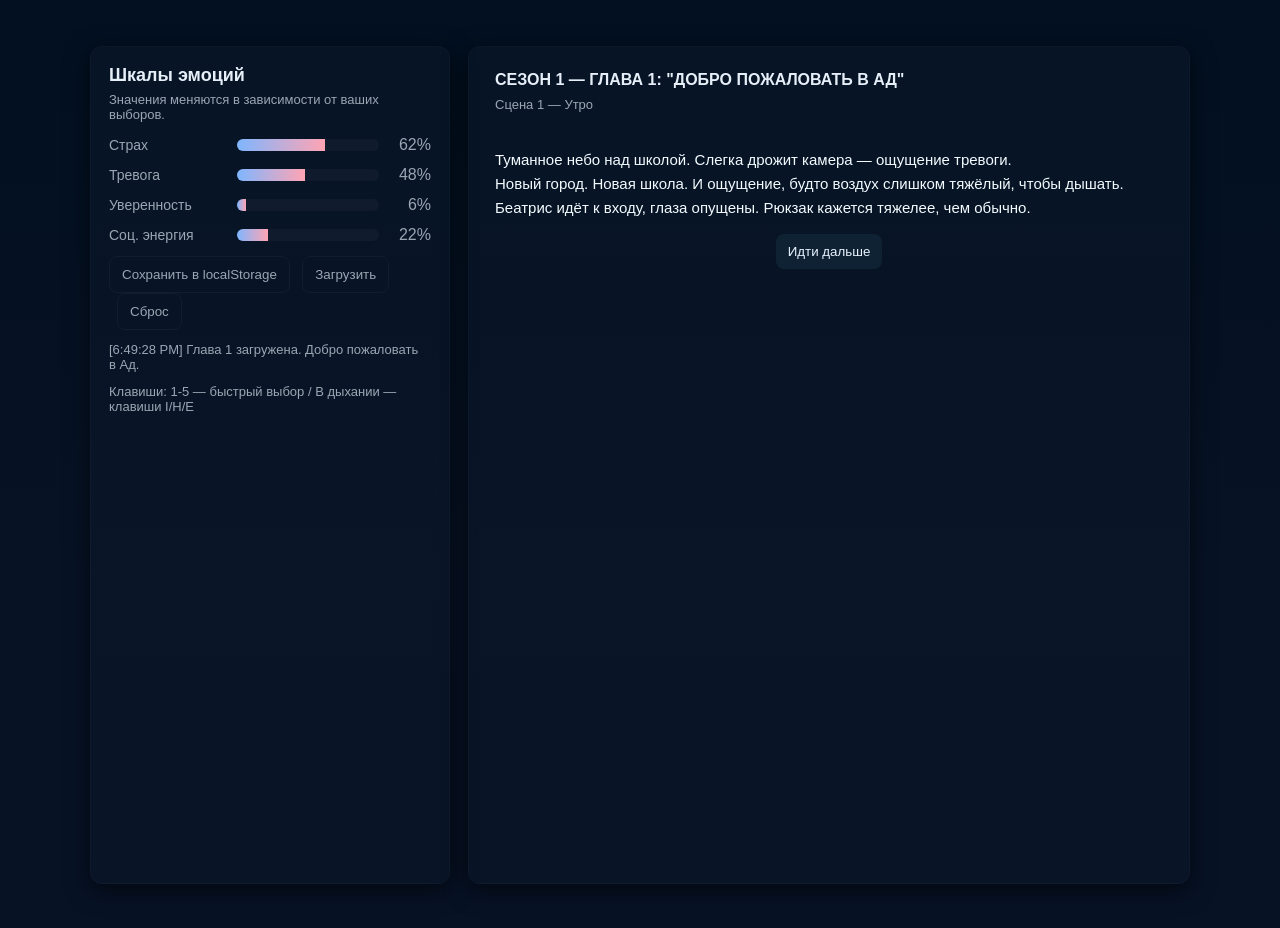
<file: index.html>
<!doctype html>
<html lang="ru">
<head>
  <meta charset="utf-8" />
  <meta name="viewport" content="width=device-width,initial-scale=1" />
  <title>Тени новой школы — Сезон 1, Глава 1</title>
  <style>
    :root{
      --bg:#071225; --panel:#0e1720; --accent:#7fb6ff; --danger:#ff6b6b;
      --muted:#9aa6b2; --glass:rgba(255,255,255,0.03);
    }
    html,body{height:100%;margin:0;font-family:Inter,Segoe UI,Roboto,Arial; background:linear-gradient(180deg,#021021, #071225 60%); color:#e6eef8;}
    .wrap{max-width:1100px;margin:28px auto;padding:18px; display:grid; grid-template-columns: 360px 1fr; gap:18px;}
    .card{background:linear-gradient(180deg, rgba(255,255,255,0.02), rgba(255,255,255,0.01)); border-radius:12px; padding:18px; box-shadow:0 6px 24px rgba(0,0,0,0.6); border:1px solid rgba(255,255,255,0.02);}    
    aside.card{height:800px; overflow:auto;}
    main.card{height:800px; position:relative; overflow:hidden;}
    h1{margin:0;font-size:18px}
    .meta{color:var(--muted); font-size:13px;margin-top:6px}
    .stats{margin-top:14px}
    .stat{display:flex;align-items:center;gap:8px;margin-bottom:12px}
    .label{width:120px;color:var(--muted);font-size:14px}
    .bar{flex:1;height:12px;background:var(--glass);border-radius:8px;overflow:hidden;position:relative}
    .bar > i{position:absolute;left:0;top:0;bottom:0;background:linear-gradient(90deg,var(--accent),#ffa4b3);width:0}
    .val{width:44px;text-align:right;color:var(--muted)}
    .log{margin-top:12px;color:var(--muted); font-size:13px; max-height:290px; overflow:auto; padding-right:6px}
    button{padding:10px 12px;border-radius:8px;border:none;background:#0f2233;color:#eaf3ff;cursor:pointer}
    button.ghost{background:transparent;border:1px solid rgba(255,255,255,0.04); color:var(--muted)}
    .choices{display:flex;flex-direction:column;gap:10px;margin-top:16px}
    .scene-title{font-weight:600;margin-bottom:8px}
    .dialog{white-space:pre-line; line-height:1.6; font-size:15px; color:#f3fbff; padding-right:8px}
    .overlay-dim{position:absolute;inset:0;background:rgba(0,0,0,0.45);display:flex;align-items:center;justify-content:center;z-index:50}
    .panic-ui{display:flex;flex-direction:column;gap:12px;align-items:center}
    .breath-buttons{display:flex;gap:10px}
    .breath-btn{padding:10px 14px;border-radius:10px;border:1px solid rgba(255,255,255,0.06); background:linear-gradient(180deg,#0e2a44,#0c2436); color:#eaf3ff}
    .small{font-size:13px;color:var(--muted)}
    .phone{background:#071b2a;border-radius:10px;padding:12px;color:#dff0ff}
    .app-list{display:grid;grid-template-columns:repeat(2,1fr);gap:8px;margin-top:10px}
    .app{background:rgba(255,255,255,0.02);padding:8px;border-radius:8px;font-size:13px;color:var(--muted)}
    .center{display:flex;align-items:center;justify-content:center}
    .shake{animation:shake 0.6s ease-in-out}
    @keyframes shake{0%{transform:translateX(0)}20%{transform:translateX(-6px)}40%{transform:translateX(6px)}60%{transform:translateX(-4px)}80%{transform:translateX(4px)}100%{transform:translateX(0)}}
    .heartbeat{animation:beat 1s infinite}
    @keyframes beat{0%{transform:scale(1)}30%{transform:scale(1.06)}60%{transform:scale(1)}100%{transform:scale(1)}}
    footer{margin-top:12px;color:var(--muted); font-size:13px}
    @media(max-width:980px){ .wrap{grid-template-columns:1fr} aside.card{order:2} main.card{order:1; height:auto} }
  </style>
</head>
<body>
  <div class="wrap" role="application" aria-label="Тени новой школы — Сезон 1 Гл.1">
    <aside class="card" aria-hidden="false">
      <h1>Шкалы эмоций</h1>
      <div class="meta">Значения меняются в зависимости от ваших выборов.</div>

      <div class="stats" id="stats">
        <div class="stat"><div class="label">Страх</div><div class="bar"><i id="bar-fear"></i></div><div class="val" id="val-fear">62%</div></div>
        <div class="stat"><div class="label">Тревога</div><div class="bar"><i id="bar-anx"></i></div><div class="val" id="val-anx">48%</div></div>
        <div class="stat"><div class="label">Уверенность</div><div class="bar"><i id="bar-conf"></i></div><div class="val" id="val-conf">6%</div></div>
        <div class="stat"><div class="label">Соц. энергия</div><div class="bar"><i id="bar-social"></i></div><div class="val" id="val-social">22%</div></div>
      </div>

      <div style="margin-top:10px">
        <button id="saveBtn" class="ghost">Сохранить в localStorage</button>
        <button id="loadBtn" class="ghost" style="margin-left:8px">Загрузить</button>
        <button id="resetBtn" class="ghost" style="margin-left:8px">Сброс</button>
      </div>

      <div class="log" id="log" aria-live="polite"></div>
      <footer>Клавиши: 1-5 — быстрый выбор / В дыхании — клавиши I/H/E</footer>
    </aside>

    <main class="card" id="main">
      <div id="sceneRoot" style="padding:6px 8px;">
        <!-- сцены рендерятся сюда -->
      </div>
    </main>
  </div>

  <script>
    // Состояние игры
    const state = {
      fear: 62,
      anxiety: 48,
      confidence: 6,
      social: 22,
      scene: 1,
      // вспомогательное
      panicking: false,
      savedName: 'shadows_ch1_save'
    };

    const el = {
      barFear: document.getElementById('bar-fear'),
      barAnx: document.getElementById('bar-anx'),
      barConf: document.getElementById('bar-conf'),
      barSocial: document.getElementById('bar-social'),
      valFear: document.getElementById('val-fear'),
      valAnx: document.getElementById('val-anx'),
      valConf: document.getElementById('val-conf'),
      valSocial: document.getElementById('val-social'),
      sceneRoot: document.getElementById('sceneRoot'),
      log: document.getElementById('log')
    };

    function log(msg){
      const t = new Date().toLocaleTimeString();
      el.log.innerHTML = `<div>[${t}] ${msg}</div>` + el.log.innerHTML;
    }

    function clamp(v){ return Math.max(0, Math.min(100, Math.round(v))); }
    function renderStats(){
      el.barFear.style.width = state.fear + '%';
      el.barAnx.style.width = state.anxiety + '%';
      el.barConf.style.width = state.confidence + '%';
      el.barSocial.style.width = state.social + '%';
      el.valFear.textContent = state.fear + '%';
      el.valAnx.textContent = state.anxiety + '%';
      el.valConf.textContent = state.confidence + '%';
      el.valSocial.textContent = state.social + '%';
    }

    // helper: update multiple stats and log
    function updateStats(delta, note){
      if(delta.fear) state.fear = clamp(state.fear + delta.fear);
      if(delta.anxiety) state.anxiety = clamp(state.anxiety + delta.anxiety);
      if(delta.confidence) state.confidence = clamp(state.confidence + delta.confidence);
      if(delta.social) state.social = clamp(state.social + delta.social);
      renderStats();
      if(note) log(note);
    }

    // Scene rendering
    function renderScene(){
      const root = el.sceneRoot;
      root.innerHTML = '';
      switch(state.scene){
        case 1: renderScene1(root); break;
        case 2: renderScene2(root); break;
        case 3: renderAttack(root); break;
        case 4: renderPanic(root); break;
        case 5: renderRescue(root); break;
        case 6: renderAfterFight(root); break;
        case 7: renderPhone(root); break;
        case 8: renderTeachers(root); break;
        case 9: renderEvening(root); break;
        case 10: renderEnd(root); break;
        default: root.innerHTML = '<div class="dialog">Сцена не найдена.</div>';
      }
    }

    // Scene 1: Morning intro
    function renderScene1(root){
      const html = document.createElement('div');
      html.innerHTML = `
        <div class="scene-title">СЕЗОН 1 — ГЛАВА 1: "ДОБРО ПОЖАЛОВАТЬ В АД"</div>
        <div class="meta small">Сцена 1 — Утро</div>
        <div class="dialog" style="margin-top:12px">
Туманное небо над школой. Слегка дрожит камера — ощущение тревоги.
Новый город. Новая школа. И ощущение, будто воздух слишком тяжёлый, чтобы дышать.
Беатрис идёт к входу, глаза опущены. Рюкзак кажется тяжелее, чем обычно.
        </div>
        <div style="margin-top:14px" class="center">
          <button id="next1">Идти дальше</button>
        </div>
      `;
      root.appendChild(html);
      document.getElementById('next1').addEventListener('click', ()=>{
        state.scene = 2;
        renderScene();
        log('Переход: Сцена 1 → Сцена 2 (задиры).');
      });
    }

    // Scene 2: Bullies approach with choices
    function renderScene2(root){
      const html = document.createElement('div');
      html.innerHTML = `
        <div class="scene-title">Сцена 2 — Задиры</div>
        <div class="dialog" style="margin-top:8px">
Вдруг раздаётся резкий хлопок — кто-то ударяет по двери рядом.
Беатрис вздрагивает.
К ней подходят четверо: Дилан (лидер), Крис (тень), Стефани (телефон), Мия (поддержка).
Дилан смотрит прямо перед нее:
— Ну здравствуй, новенькая. Нервничаешь?
        </div>

        <div class="choices" aria-label="Выборы при встрече">
          <button id="c1">«Нет… просто спешу.»</button>
          <button id="c2">«От… отпусти.»</button>
          <button id="c3">Молчать</button>
        </div>

        <div class="meta small" style="margin-top:10px">Выбор повлияет на эмоции и на реакцию банды.</div>
      `;
      root.appendChild(html);

      document.getElementById('c1').addEventListener('click', ()=>{
        updateStats({ confidence: +3 }, 'Вы: "Нет… просто спешу." → Уверенность +3. Дилан: "О, дерзкая?"');
        // small reaction, proceed to attack
        state.scene = 3;
        setTimeout(()=>{ renderScene(); }, 700);
      });
      document.getElementById('c2').addEventListener('click', ()=>{
        updateStats({ fear: +6 }, 'Вы: "От… отпусти." → Страх +6. Дилан: "Слабая… скучно."');
        state.scene = 3;
        setTimeout(()=>{ renderScene(); }, 700);
      });
      document.getElementById('c3').addEventListener('click', ()=>{
        updateStats({ anxiety: +10 }, 'Молчание → Тревога +10. Миа хмыкает: "Ещё и немая."');
        state.scene = 3;
        setTimeout(()=>{ renderScene(); }, 700);
      });

      // keyboard shortcuts 1-3
      window.onkeydown = (e)=>{
        if(e.key === '1') document.getElementById('c1').click();
        if(e.key === '2') document.getElementById('c2').click();
        if(e.key === '3') document.getElementById('c3').click();
      };
    }

    // Scene 3: Attack happens
    function renderAttack(root){
      // update stats due to attack
      updateStats({ fear: +15, anxiety: +20, social: -10 }, 'Атака: Рюкзак дернули, толкнули. Страх +15, Тревога +20, Соц. энергия -10.');
      const html = document.createElement('div');
      html.innerHTML = `
        <div class="scene-title">Сцена 3 — Нападение</div>
        <div class="dialog" style="margin-top:8px">
Крис резко дёргает рюкзак — вещи падают. Мия толкает плечом. Дилан берёт подбородок:
— Не смотри вниз. Смотри на меня.
Он отпускает — вы ударяетесь о стену.
        </div>
        <div style="margin-top:14px" class="center">
          <button id="toPanic">... (Экран начинает дрожать)</button>
        </div>
      `;
      root.appendChild(html);
      document.getElementById('toPanic').addEventListener('click', ()=>{
        state.scene = 4;
        renderScene();
      });
    }

    // Scene 4: Panic mini-game (breathing mechanic)
    function renderPanic(root){
      state.panicking = true;
      // show overlay-like fullscreen inside main
      const html = document.createElement('div');
      html.innerHTML = `
        <div class="overlay-dim" id="panicOverlay" role="dialog" aria-modal="true">
          <div class="panic-ui card" style="width:720px; max-width:92%; padding:18px;">
            <div style="display:flex;justify-content:space-between;align-items:center">
              <div>
                <div style="font-weight:700">Сцена 4 — Первая паническая атака</div>
                <div class="small" style="margin-top:6px">Экран дрожит. Сердцебиение громче. Нажимайте в ритм: Вдох → Задержать → Выдох.</div>
              </div>
              <div style="color:var(--danger); font-weight:700">ТРЕВОГА ПИК</div>
            </div>

            <div style="margin-top:18px" id="panicVisual" class="center">
              <div style="width:220px;height:220px;border-radius:110px;background:linear-gradient(180deg,#112233,#0b1b2a);display:flex;align-items:center;justify-content:center;border:3px solid rgba(255,255,255,0.03)">
                <div id="pulse" style="font-size:48px;color:#ffccd5">❤</div>
              </div>
            </div>

            <div style="margin-top:12px" class="small">Кнопки: либо клики, либо клавиши I (Вдох), H (Задержать), E (Выдох). Выполните 3 правильных циклов подряд.</div>

            <div style="margin-top:12px" class="breath-buttons center" id="breathButtons">
              <button class="breath-btn" id="bIn">Вдох (I)</button>
              <button class="breath-btn" id="bHold">Задержать (H)</button>
              <button class="breath-btn" id="bOut">Выдох (E)</button>
            </div>

            <div style="margin-top:10px" class="center">
              <div id="panicStatus" class="small">Прогресс: 0 / 3</div>
            </div>
          </div>
        </div>
      `;
      root.appendChild(html);

      // mini-game logic
      const sequence = ['in','hold','out']; // required order
      let stepIndex = 0;
      let cyclesDone = 0;
      let successNeeded = 3;
      let timer = null;
      const timeWindow = 1500; // ms for each step

      const pulse = document.getElementById('pulse');
      function beatOn(){ pulse.classList.add('heartbeat'); }
      function beatOff(){ pulse.classList.remove('heartbeat'); }

      function startStepTimer(){
        clearTimeout(timer);
        timer = setTimeout(()=>{ failPanic('Пропущен шаг — паника усиливается.'); }, timeWindow);
      }

      function inputStep(kind){
        if(state.scene !== 4) return;
        if(kind !== sequence[stepIndex]){
          failPanic('Неправильный шаг — паника усиливается.');
          return;
        }
        // correct
        stepIndex++;
        pulse.style.transform = 'scale(1.06)';
        setTimeout(()=> pulse.style.transform = 'scale(1)', 200);
        if(stepIndex >= sequence.length){
          // completed one cycle
          cyclesDone++;
          stepIndex = 0;
          document.getElementById('panicStatus').textContent = `Прогресс: ${cyclesDone} / ${successNeeded}`;
          log(`Дыхание: цикл успешен (${cyclesDone}/${successNeeded}).`);
          if(cyclesDone >= successNeeded){
            succeedPanic();
          } else {
            // small success, continue
            startStepTimer();
          }
        } else {
          startStepTimer();
        }
      }

      function failPanic(message){
        clearTimeout(timer);
        beatOn();
        // escalate visuals
        const overlay = document.getElementById('panicOverlay');
        overlay.querySelector('.panic-ui').classList.add('shake');
        setTimeout(()=> overlay.querySelector('.panic-ui').classList.remove('shake'), 700);
        // increase anxiety/fear
        updateStats({ anxiety: +12, fear: +8 }, message + ' (Тревога +12, Страх +8). Экран почти темнеет.');
        // brief darkening, then move to rescue
        const pulseEl = document.getElementById('pulse');
        pulseEl.style.color = '#ff6b6b';
        setTimeout(()=> {
          // proceed to rescue (someone intervenes)
          state.scene = 5;
          state.panicking = false;
          renderScene();
        }, 1100);
      }

      function succeedPanic(){
        clearTimeout(timer);
        beatOff();
        updateStats({ anxiety: -20, fear: -8 }, 'Успешно успокоились дыханием — паника ослабевает (Тревога -20, Страх -8).');
        const overlay = document.getElementById('panicOverlay');
        overlay.querySelector('.panic-ui').style.transition = 'opacity 0.6s';
        overlay.querySelector('.panic-ui').style.opacity = '0.0';
        setTimeout(()=>{
          // remove overlay and continue to rescue scene (someone вмешался)
          state.scene = 5;
          state.panicking = false;
          renderScene();
        }, 700);
      }

      // button listeners and keyboard
      document.getElementById('bIn').onclick = ()=> inputStep('in');
      document.getElementById('bHold').onclick = ()=> inputStep('hold');
      document.getElementById('bOut').onclick = ()=> inputStep('out');

      window.onkeydown = (e)=> {
        if(state.scene === 4){
          if(e.key.toLowerCase() === 'i') inputStep('in');
          if(e.key.toLowerCase() === 'h') inputStep('hold');
          if(e.key.toLowerCase() === 'e') inputStep('out');
        }
      };

      // start timer
      startStepTimer();
      log('Паническая атака начата — игроку предложено дыхание (3 цикла).');
    }

    // Scene 5: Rescue by Gilbert
    function renderRescue(root){
      const html = document.createElement('div');
      html.innerHTML = `
        <div class="scene-title">Сцена 5 — Спасение</div>
        <div class="dialog" style="margin-top:8px">
В этот момент чья-то рука резко перехватывает запястье Дилана.
— Отпусти её. Сейчас же.
Перед Беатрис стоит Гильберт — высокий, спокойный. Его глаза полны ярости.
Он бьёт Криса, затем Дилана. Стефани визжит, Мия отступает.
        </div>

        <div style="margin-top:12px" class="choices">
          <button id="g1">«Спасибо…»</button>
          <button id="g2">«Я сама справлюсь.»</button>
          <button id="g3">Отодвинуться</button>
        </div>

        <div class="meta small" style="margin-top:8px">Выбор влияет на отношения и эмоции.</div>
      `;
      root.appendChild(html);

      document.getElementById('g1').addEventListener('click', ()=>{
        updateStats({ confidence: 0, fear: -5 }, 'Вы: "Спасибо…" → Доверие к Гильберту растёт, Страх -5.');
        // we also add symbolic trust via confidence boost later
        state.scene = 6;
        setTimeout(()=> renderScene(), 400);
      });
      document.getElementById('g2').addEventListener('click', ()=>{
        updateStats({ confidence: +6 }, 'Вы: "Я сама справлюсь." → Уверенность +6. Гильберт: "Хорошо. Но я рядом."');
        state.scene = 6;
        setTimeout(()=> renderScene(), 400);
      });
      document.getElementById('g3').addEventListener('click', ()=>{
        updateStats({ anxiety: +5 }, 'Вы отодвигаетесь → Тревога +5. Гильберт: "Не бойся меня…"');
        state.scene = 6;
        setTimeout(()=> renderScene(), 400);
      });
    }

    // Scene 6: After fight — short
    function renderAfterFight(root){
      const html = document.createElement('div');
      html.innerHTML = `
        <div class="scene-title">Сцена 6 — После драки</div>
        <div class="dialog" style="margin-top:8px">
Гильберт наклоняется:
— Ты можешь ходить? Позволь мне помочь. Пожалуйста.
Беатрис медленно собирает вещи. Толпа расходится, но шёпоты остаются.
        </div>
        <div style="margin-top:12px" class="center">
          <button id="toPhone">Идти в класс (Телефон)</button>
        </div>
      `;
      root.appendChild(html);
      document.getElementById('toPhone').addEventListener('click', ()=>{
        state.scene = 7;
        renderScene();
        log('Переход к интерфейсу телефона (Сцена 7).');
      });
    }

    // Scene 7: Phone interface
    function renderPhone(root){
      const html = document.createElement('div');
      html.innerHTML = `
        <div class="scene-title">Сцена 7 — Телефон</div>
        <div class="dialog" style="margin-top:8px">
Экран телефона. Приложения: Messages, SkoolNet, Pulse, Diary, Notes, Music, Camera, NovaChat.
Телефон вибрирует.
        </div>

        <div style="margin-top:10px" class="phone">
          <div style="font-weight:700">Приложения</div>
          <div class="app-list">
            <div class="app">Messages</div>
            <div class="app">SkoolNet</div>
            <div class="app">Pulse</div>
            <div class="app">Diary</div>
            <div class="app">Notes</div>
            <div class="app">Music</div>
            <div class="app">Camera</div>
            <div class="app">NovaChat</div>
          </div>

          <div style="margin-top:12px" id="phoneNotif" class="small">Новое сообщение от <strong>НЕИЗВЕСТНЫЙ</strong> появится здесь.</div>
          <div style="margin-top:10px" class="center">
            <button id="readMsg">Прочесть сообщение</button>
          </div>
        </div>
      `;
      root.appendChild(html);

      document.getElementById('readMsg').addEventListener('click', ()=>{
        const notif = document.getElementById('phoneNotif');
        notif.innerHTML = `<div style="margin-top:8px"><em>"Герой не всегда сможет тебя защитить. Запомни это."</em> — от НЕИЗВЕСТНОГО.</div>`;
        log('Получено анонимное сообщение: "Герой не всегда сможет тебя защитить..."');
        // small suspense; then go to teachers scene
        setTimeout(()=> {
          state.scene = 8;
          renderScene();
        }, 1400);
      });
    }

    // Scene 8: Teachers don't believe
    function renderTeachers(root){
      const html = document.createElement('div');
      html.innerHTML = `
        <div class="scene-title">Сцена 8 — Учителя не верят</div>
        <div class="dialog" style="margin-top:8px">
Беатрис рассказывает родителям, но классная руководительница звонит первой.
Учительница: "Она сама провоцирует. Она конфликтная. Дети просто реагируют на её поведение."
Родители сомневаются. Беатрис расстроена.
        </div>
        <div style="margin-top:12px" class="center">
          <button id="toEvening">Вечер</button>
        </div>
      `;
      root.appendChild(html);
      document.getElementById('toEvening').addEventListener('click', ()=>{
        state.scene = 9;
        renderScene();
      });
    }

    // Scene 9: Evening — NovaChat activates
    function renderEvening(root){
      const html = document.createElement('div');
      html.innerHTML = `
        <div class="scene-title">Сцена 9 — Вечер</div>
        <div class="dialog" style="margin-top:8px">
Беатрис сидит на полу в комнате. Телефон вибрирует снова. NovaChat активируется.
Появляется новое анонимное сообщение:
        </div>

        <div style="margin-top:12px" class="phone">
          <div class="small"><em>"Я видел, что они с тобой сделали. Ты не заслуживаешь этого. Ты сильнее, чем думаешь. Скоро ты узнаешь, кто я."</em></div>
        </div>

        <div style="margin-top:12px" class="center">
          <button id="endChapter">Завершить главу</button>
        </div>
      `;
      root.appendChild(html);

      document.getElementById('endChapter').addEventListener('click', ()=>{
        state.scene = 10;
        renderScene();
        log('Глава 1 завершена.');
      });
    }

    // Scene 10: End of chapter
    function renderEnd(root){
      const html = document.createElement('div');
      html.innerHTML = `
        <div class="scene-title">КОНЕЦ ГЛАВЫ 1</div>
        <div class="dialog" style="margin-top:8px">
Камера медленно затемняется. В воздухе — обещание, что это только начало.
Новые вопросы. Новые угрозы. Ты не одна.
        </div>
        <div style="margin-top:12px" class="center">
          <button id="restart">Пройти снова</button>
        </div>
      `;
      root.appendChild(html);
      document.getElementById('restart').addEventListener('click', ()=>{
        resetState();
        renderScene();
      });
    }

    // Save / Load / Reset
    document.getElementById('saveBtn').addEventListener('click', ()=>{
      localStorage.setItem(state.savedName, JSON.stringify(state));
      log('Прогресс сохранён в localStorage.');
    });
    document.getElementById('loadBtn').addEventListener('click', ()=>{
      const s = localStorage.getItem(state.savedName);
      if(!s) { alert('Сохранений не найдено.'); return; }
      const data = JSON.parse(s);
      Object.assign(state, data);
      renderStats();
      log('Прогресс загружен из localStorage.');
      renderScene();
    });
    document.getElementById('resetBtn').addEventListener('click', ()=>{
      if(!confirm('Сбросить прогресс и статы?')) return;
      resetState();
      renderStats();
      renderScene();
      el.log.innerHTML = '';
      log('Прогресс сброшен.');
    });

    function resetState(){
      state.fear = 62;
      state.anxiety = 48;
      state.confidence = 6;
      state.social = 22;
      state.scene = 1;
      state.panicking = false;
      renderStats();
      log('Статы установлены в начальные значения.');
    }

    // initial render
    renderStats();
    renderScene();
    log('Глава 1 загружена. Добро пожаловать в Ад.');

    // Accessibility / global keys
    window.addEventListener('keydown', (e) => {
      // quick shortcuts for choices in scene 2 (1..3)
      if(state.scene === 2){
        if(e.key === '1') document.querySelector('#c1')?.click();
        if(e.key === '2') document.querySelector('#c2')?.click();
        if(e.key === '3') document.querySelector('#c3')?.click();
      }
      // panic keys handled earlier
    });
  </script>
</body>
</html>
</file>
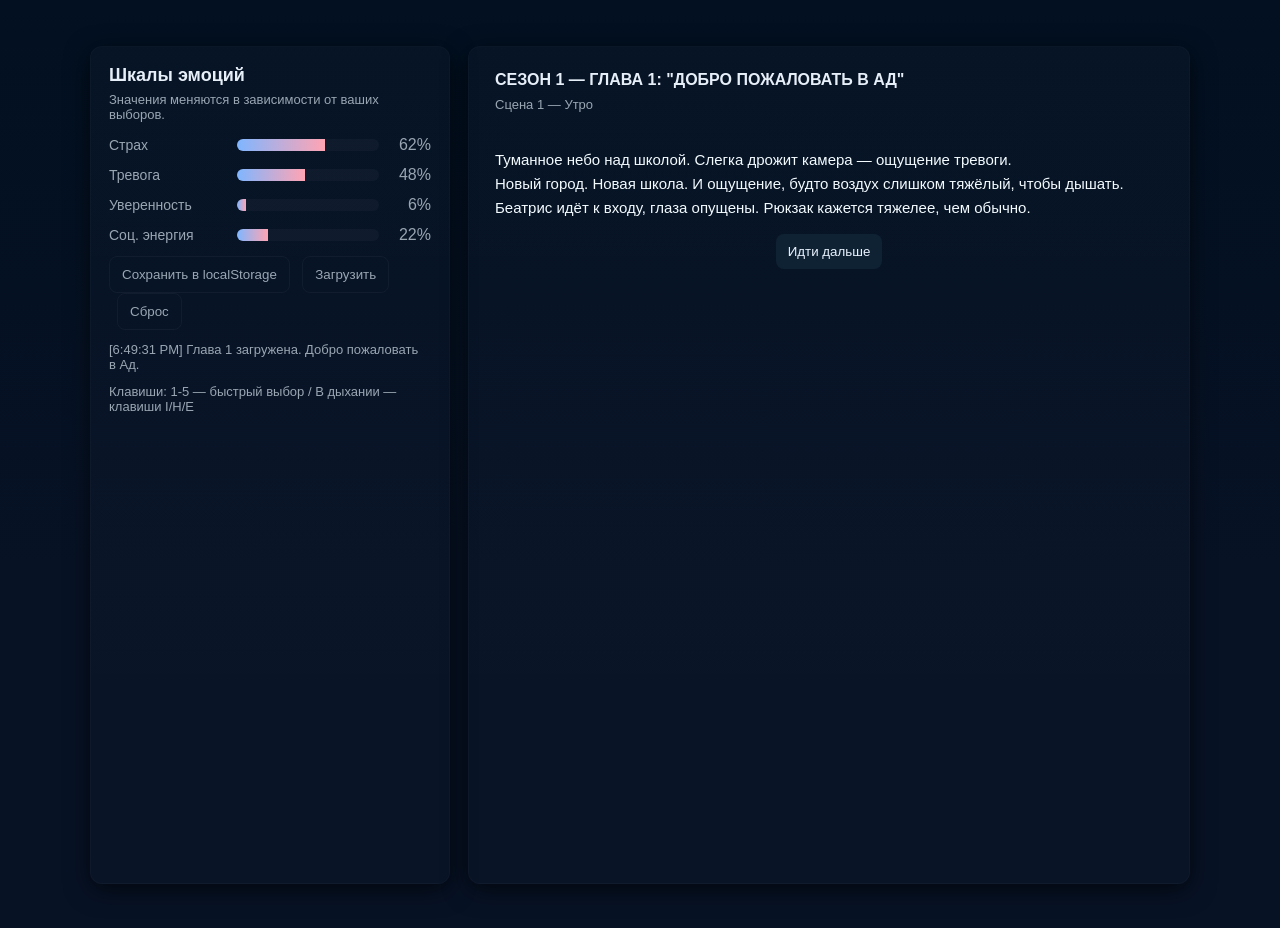
<file: index_Version3.html>
<!doctype html>
<html lang="ru">
<head>
  <meta charset="utf-8" />
  <meta name="viewport" content="width=device-width,initial-scale=1" />
  <title>Тени новой школы — Сезон 1, Глава 1</title>
  <style>
    :root{
      --bg:#071225; --panel:#0e1720; --accent:#7fb6ff; --danger:#ff6b6b;
      --muted:#9aa6b2; --glass:rgba(255,255,255,0.03);
    }
    html,body{height:100%;margin:0;font-family:Inter,Segoe UI,Roboto,Arial; background:linear-gradient(180deg,#021021, #071225 60%); color:#e6eef8;}
    .wrap{max-width:1100px;margin:28px auto;padding:18px; display:grid; grid-template-columns: 360px 1fr; gap:18px;}
    .card{background:linear-gradient(180deg, rgba(255,255,255,0.02), rgba(255,255,255,0.01)); border-radius:12px; padding:18px; box-shadow:0 6px 24px rgba(0,0,0,0.6); border:1px solid rgba(255,255,255,0.02);}    
    aside.card{height:800px; overflow:auto;}
    main.card{height:800px; position:relative; overflow:hidden;}
    h1{margin:0;font-size:18px}
    .meta{color:var(--muted); font-size:13px;margin-top:6px}
    .stats{margin-top:14px}
    .stat{display:flex;align-items:center;gap:8px;margin-bottom:12px}
    .label{width:120px;color:var(--muted);font-size:14px}
    .bar{flex:1;height:12px;background:var(--glass);border-radius:8px;overflow:hidden;position:relative}
    .bar > i{position:absolute;left:0;top:0;bottom:0;background:linear-gradient(90deg,var(--accent),#ffa4b3);width:0}
    .val{width:44px;text-align:right;color:var(--muted)}
    .log{margin-top:12px;color:var(--muted); font-size:13px; max-height:290px; overflow:auto; padding-right:6px}
    button{padding:10px 12px;border-radius:8px;border:none;background:#0f2233;color:#eaf3ff;cursor:pointer}
    button.ghost{background:transparent;border:1px solid rgba(255,255,255,0.04); color:var(--muted)}
    .choices{display:flex;flex-direction:column;gap:10px;margin-top:16px}
    .scene-title{font-weight:600;margin-bottom:8px}
    .dialog{white-space:pre-line; line-height:1.6; font-size:15px; color:#f3fbff; padding-right:8px}
    .overlay-dim{position:absolute;inset:0;background:rgba(0,0,0,0.45);display:flex;align-items:center;justify-content:center;z-index:50}
    .panic-ui{display:flex;flex-direction:column;gap:12px;align-items:center}
    .breath-buttons{display:flex;gap:10px}
    .breath-btn{padding:10px 14px;border-radius:10px;border:1px solid rgba(255,255,255,0.06); background:linear-gradient(180deg,#0e2a44,#0c2436); color:#eaf3ff}
    .small{font-size:13px;color:var(--muted)}
    .phone{background:#071b2a;border-radius:10px;padding:12px;color:#dff0ff}
    .app-list{display:grid;grid-template-columns:repeat(2,1fr);gap:8px;margin-top:10px}
    .app{background:rgba(255,255,255,0.02);padding:8px;border-radius:8px;font-size:13px;color:var(--muted)}
    .center{display:flex;align-items:center;justify-content:center}
    .shake{animation:shake 0.6s ease-in-out}
    @keyframes shake{0%{transform:translateX(0)}20%{transform:translateX(-6px)}40%{transform:translateX(6px)}60%{transform:translateX(-4px)}80%{transform:translateX(4px)}100%{transform:translateX(0)}}
    .heartbeat{animation:beat 1s infinite}
    @keyframes beat{0%{transform:scale(1)}30%{transform:scale(1.06)}60%{transform:scale(1)}100%{transform:scale(1)}}
    footer{margin-top:12px;color:var(--muted); font-size:13px}
    @media(max-width:980px){ .wrap{grid-template-columns:1fr} aside.card{order:2} main.card{order:1; height:auto} }
  </style>
</head>
<body>
  <div class="wrap" role="application" aria-label="Тени новой школы — Сезон 1 Гл.1">
    <aside class="card" aria-hidden="false">
      <h1>Шкалы эмоций</h1>
      <div class="meta">Значения меняются в зависимости от ваших выборов.</div>

      <div class="stats" id="stats">
        <div class="stat"><div class="label">Страх</div><div class="bar"><i id="bar-fear"></i></div><div class="val" id="val-fear">62%</div></div>
        <div class="stat"><div class="label">Тревога</div><div class="bar"><i id="bar-anx"></i></div><div class="val" id="val-anx">48%</div></div>
        <div class="stat"><div class="label">Уверенность</div><div class="bar"><i id="bar-conf"></i></div><div class="val" id="val-conf">6%</div></div>
        <div class="stat"><div class="label">Соц. энергия</div><div class="bar"><i id="bar-social"></i></div><div class="val" id="val-social">22%</div></div>
      </div>

      <div style="margin-top:10px">
        <button id="saveBtn" class="ghost">Сохранить в localStorage</button>
        <button id="loadBtn" class="ghost" style="margin-left:8px">Загрузить</button>
        <button id="resetBtn" class="ghost" style="margin-left:8px">Сброс</button>
      </div>

      <div class="log" id="log" aria-live="polite"></div>
      <footer>Клавиши: 1-5 — быстрый выбор / В дыхании — клавиши I/H/E</footer>
    </aside>

    <main class="card" id="main">
      <div id="sceneRoot" style="padding:6px 8px;">
        <!-- сцены рендерятся сюда -->
      </div>
    </main>
  </div>

  <script>
    // Состояние игры
    const state = {
      fear: 62,
      anxiety: 48,
      confidence: 6,
      social: 22,
      scene: 1,
      // вспомогательное
      panicking: false,
      savedName: 'shadows_ch1_save'
    };

    const el = {
      barFear: document.getElementById('bar-fear'),
      barAnx: document.getElementById('bar-anx'),
      barConf: document.getElementById('bar-conf'),
      barSocial: document.getElementById('bar-social'),
      valFear: document.getElementById('val-fear'),
      valAnx: document.getElementById('val-anx'),
      valConf: document.getElementById('val-conf'),
      valSocial: document.getElementById('val-social'),
      sceneRoot: document.getElementById('sceneRoot'),
      log: document.getElementById('log')
    };

    function log(msg){
      const t = new Date().toLocaleTimeString();
      el.log.innerHTML = `<div>[${t}] ${msg}</div>` + el.log.innerHTML;
    }

    function clamp(v){ return Math.max(0, Math.min(100, Math.round(v))); }
    function renderStats(){
      el.barFear.style.width = state.fear + '%';
      el.barAnx.style.width = state.anxiety + '%';
      el.barConf.style.width = state.confidence + '%';
      el.barSocial.style.width = state.social + '%';
      el.valFear.textContent = state.fear + '%';
      el.valAnx.textContent = state.anxiety + '%';
      el.valConf.textContent = state.confidence + '%';
      el.valSocial.textContent = state.social + '%';
    }

    // helper: update multiple stats and log
    function updateStats(delta, note){
      if(delta.fear) state.fear = clamp(state.fear + delta.fear);
      if(delta.anxiety) state.anxiety = clamp(state.anxiety + delta.anxiety);
      if(delta.confidence) state.confidence = clamp(state.confidence + delta.confidence);
      if(delta.social) state.social = clamp(state.social + delta.social);
      renderStats();
      if(note) log(note);
    }

    // Scene rendering
    function renderScene(){
      const root = el.sceneRoot;
      root.innerHTML = '';
      switch(state.scene){
        case 1: renderScene1(root); break;
        case 2: renderScene2(root); break;
        case 3: renderAttack(root); break;
        case 4: renderPanic(root); break;
        case 5: renderRescue(root); break;
        case 6: renderAfterFight(root); break;
        case 7: renderPhone(root); break;
        case 8: renderTeachers(root); break;
        case 9: renderEvening(root); break;
        case 10: renderEnd(root); break;
        default: root.innerHTML = '<div class="dialog">Сцена не найдена.</div>';
      }
    }

    // Scene 1: Morning intro
    function renderScene1(root){
      const html = document.createElement('div');
      html.innerHTML = `
        <div class="scene-title">СЕЗОН 1 — ГЛАВА 1: "ДОБРО ПОЖАЛОВАТЬ В АД"</div>
        <div class="meta small">Сцена 1 — Утро</div>
        <div class="dialog" style="margin-top:12px">
Туманное небо над школой. Слегка дрожит камера — ощущение тревоги.
Новый город. Новая школа. И ощущение, будто воздух слишком тяжёлый, чтобы дышать.
Беатрис идёт к входу, глаза опущены. Рюкзак кажется тяжелее, чем обычно.
        </div>
        <div style="margin-top:14px" class="center">
          <button id="next1">Идти дальше</button>
        </div>
      `;
      root.appendChild(html);
      document.getElementById('next1').addEventListener('click', ()=>{
        state.scene = 2;
        renderScene();
        log('Переход: Сцена 1 → Сцена 2 (задиры).');
      });
    }

    // Scene 2: Bullies approach with choices
    function renderScene2(root){
      const html = document.createElement('div');
      html.innerHTML = `
        <div class="scene-title">Сцена 2 — Задиры</div>
        <div class="dialog" style="margin-top:8px">
Вдруг раздаётся резкий хлопок — кто-то ударяет по двери рядом.
Беатрис вздрагивает.
К ней подходят четверо: Дилан (лидер), Крис (тень), Стефани (телефон), Мия (поддержка).
Дилан смотрит прямо перед нее:
— Ну здравствуй, новенькая. Нервничаешь?
        </div>

        <div class="choices" aria-label="Выборы при встрече">
          <button id="c1">«Нет… просто спешу.»</button>
          <button id="c2">«От… отпусти.»</button>
          <button id="c3">Молчать</button>
        </div>

        <div class="meta small" style="margin-top:10px">Выбор повлияет на эмоции и на реакцию банды.</div>
      `;
      root.appendChild(html);

      document.getElementById('c1').addEventListener('click', ()=>{
        updateStats({ confidence: +3 }, 'Вы: "Нет… просто спешу." → Уверенность +3. Дилан: "О, дерзкая?"');
        // small reaction, proceed to attack
        state.scene = 3;
        setTimeout(()=>{ renderScene(); }, 700);
      });
      document.getElementById('c2').addEventListener('click', ()=>{
        updateStats({ fear: +6 }, 'Вы: "От… отпусти." → Страх +6. Дилан: "Слабая… скучно."');
        state.scene = 3;
        setTimeout(()=>{ renderScene(); }, 700);
      });
      document.getElementById('c3').addEventListener('click', ()=>{
        updateStats({ anxiety: +10 }, 'Молчание → Тревога +10. Миа хмыкает: "Ещё и немая."');
        state.scene = 3;
        setTimeout(()=>{ renderScene(); }, 700);
      });

      // keyboard shortcuts 1-3
      window.onkeydown = (e)=>{
        if(e.key === '1') document.getElementById('c1').click();
        if(e.key === '2') document.getElementById('c2').click();
        if(e.key === '3') document.getElementById('c3').click();
      };
    }

    // Scene 3: Attack happens
    function renderAttack(root){
      // update stats due to attack
      updateStats({ fear: +15, anxiety: +20, social: -10 }, 'Атака: Рюкзак дернули, толкнули. Страх +15, Тревога +20, Соц. энергия -10.');
      const html = document.createElement('div');
      html.innerHTML = `
        <div class="scene-title">Сцена 3 — Нападение</div>
        <div class="dialog" style="margin-top:8px">
Крис резко дёргает рюкзак — вещи падают. Мия толкает плечом. Дилан берёт подбородок:
— Не смотри вниз. Смотри на меня.
Он отпускает — вы ударяетесь о стену.
        </div>
        <div style="margin-top:14px" class="center">
          <button id="toPanic">... (Экран начинает дрожать)</button>
        </div>
      `;
      root.appendChild(html);
      document.getElementById('toPanic').addEventListener('click', ()=>{
        state.scene = 4;
        renderScene();
      });
    }

    // Scene 4: Panic mini-game (breathing mechanic)
    function renderPanic(root){
      state.panicking = true;
      // show overlay-like fullscreen inside main
      const html = document.createElement('div');
      html.innerHTML = `
        <div class="overlay-dim" id="panicOverlay" role="dialog" aria-modal="true">
          <div class="panic-ui card" style="width:720px; max-width:92%; padding:18px;">
            <div style="display:flex;justify-content:space-between;align-items:center">
              <div>
                <div style="font-weight:700">Сцена 4 — Первая паническая атака</div>
                <div class="small" style="margin-top:6px">Экран дрожит. Сердцебиение громче. Нажимайте в ритм: Вдох → Задержать → Выдох.</div>
              </div>
              <div style="color:var(--danger); font-weight:700">ТРЕВОГА ПИК</div>
            </div>

            <div style="margin-top:18px" id="panicVisual" class="center">
              <div style="width:220px;height:220px;border-radius:110px;background:linear-gradient(180deg,#112233,#0b1b2a);display:flex;align-items:center;justify-content:center;border:3px solid rgba(255,255,255,0.03)">
                <div id="pulse" style="font-size:48px;color:#ffccd5">❤</div>
              </div>
            </div>

            <div style="margin-top:12px" class="small">Кнопки: либо клики, либо клавиши I (Вдох), H (Задержать), E (Выдох). Выполните 3 правильных циклов подряд.</div>

            <div style="margin-top:12px" class="breath-buttons center" id="breathButtons">
              <button class="breath-btn" id="bIn">Вдох (I)</button>
              <button class="breath-btn" id="bHold">Задержать (H)</button>
              <button class="breath-btn" id="bOut">Выдох (E)</button>
            </div>

            <div style="margin-top:10px" class="center">
              <div id="panicStatus" class="small">Прогресс: 0 / 3</div>
            </div>
          </div>
        </div>
      `;
      root.appendChild(html);

      // mini-game logic
      const sequence = ['in','hold','out']; // required order
      let stepIndex = 0;
      let cyclesDone = 0;
      let successNeeded = 3;
      let timer = null;
      const timeWindow = 1500; // ms for each step

      const pulse = document.getElementById('pulse');
      function beatOn(){ pulse.classList.add('heartbeat'); }
      function beatOff(){ pulse.classList.remove('heartbeat'); }

      function startStepTimer(){
        clearTimeout(timer);
        timer = setTimeout(()=>{ failPanic('Пропущен шаг — паника усиливается.'); }, timeWindow);
      }

      function inputStep(kind){
        if(state.scene !== 4) return;
        if(kind !== sequence[stepIndex]){
          failPanic('Неправильный шаг — паника усиливается.');
          return;
        }
        // correct
        stepIndex++;
        pulse.style.transform = 'scale(1.06)';
        setTimeout(()=> pulse.style.transform = 'scale(1)', 200);
        if(stepIndex >= sequence.length){
          // completed one cycle
          cyclesDone++;
          stepIndex = 0;
          document.getElementById('panicStatus').textContent = `Прогресс: ${cyclesDone} / ${successNeeded}`;
          log(`Дыхание: цикл успешен (${cyclesDone}/${successNeeded}).`);
          if(cyclesDone >= successNeeded){
            succeedPanic();
          } else {
            // small success, continue
            startStepTimer();
          }
        } else {
          startStepTimer();
        }
      }

      function failPanic(message){
        clearTimeout(timer);
        beatOn();
        // escalate visuals
        const overlay = document.getElementById('panicOverlay');
        overlay.querySelector('.panic-ui').classList.add('shake');
        setTimeout(()=> overlay.querySelector('.panic-ui').classList.remove('shake'), 700);
        // increase anxiety/fear
        updateStats({ anxiety: +12, fear: +8 }, message + ' (Тревога +12, Страх +8). Экран почти темнеет.');
        // brief darkening, then move to rescue
        const pulseEl = document.getElementById('pulse');
        pulseEl.style.color = '#ff6b6b';
        setTimeout(()=> {
          // proceed to rescue (someone intervenes)
          state.scene = 5;
          state.panicking = false;
          renderScene();
        }, 1100);
      }

      function succeedPanic(){
        clearTimeout(timer);
        beatOff();
        updateStats({ anxiety: -20, fear: -8 }, 'Успешно успокоились дыханием — паника ослабевает (Тревога -20, Страх -8).');
        const overlay = document.getElementById('panicOverlay');
        overlay.querySelector('.panic-ui').style.transition = 'opacity 0.6s';
        overlay.querySelector('.panic-ui').style.opacity = '0.0';
        setTimeout(()=>{
          // remove overlay and continue to rescue scene (someone вмешался)
          state.scene = 5;
          state.panicking = false;
          renderScene();
        }, 700);
      }

      // button listeners and keyboard
      document.getElementById('bIn').onclick = ()=> inputStep('in');
      document.getElementById('bHold').onclick = ()=> inputStep('hold');
      document.getElementById('bOut').onclick = ()=> inputStep('out');

      window.onkeydown = (e)=> {
        if(state.scene === 4){
          if(e.key.toLowerCase() === 'i') inputStep('in');
          if(e.key.toLowerCase() === 'h') inputStep('hold');
          if(e.key.toLowerCase() === 'e') inputStep('out');
        }
      };

      // start timer
      startStepTimer();
      log('Паническая атака начата — игроку предложено дыхание (3 цикла).');
    }

    // Scene 5: Rescue by Gilbert
    function renderRescue(root){
      const html = document.createElement('div');
      html.innerHTML = `
        <div class="scene-title">Сцена 5 — Спасение</div>
        <div class="dialog" style="margin-top:8px">
В этот момент чья-то рука резко перехватывает запястье Дилана.
— Отпусти её. Сейчас же.
Перед Беатрис стоит Гильберт — высокий, спокойный. Его глаза полны ярости.
Он бьёт Криса, затем Дилана. Стефани визжит, Мия отступает.
        </div>

        <div style="margin-top:12px" class="choices">
          <button id="g1">«Спасибо…»</button>
          <button id="g2">«Я сама справлюсь.»</button>
          <button id="g3">Отодвинуться</button>
        </div>

        <div class="meta small" style="margin-top:8px">Выбор влияет на отношения и эмоции.</div>
      `;
      root.appendChild(html);

      document.getElementById('g1').addEventListener('click', ()=>{
        updateStats({ confidence: 0, fear: -5 }, 'Вы: "Спасибо…" → Доверие к Гильберту растёт, Страх -5.');
        // we also add symbolic trust via confidence boost later
        state.scene = 6;
        setTimeout(()=> renderScene(), 400);
      });
      document.getElementById('g2').addEventListener('click', ()=>{
        updateStats({ confidence: +6 }, 'Вы: "Я сама справлюсь." → Уверенность +6. Гильберт: "Хорошо. Но я рядом."');
        state.scene = 6;
        setTimeout(()=> renderScene(), 400);
      });
      document.getElementById('g3').addEventListener('click', ()=>{
        updateStats({ anxiety: +5 }, 'Вы отодвигаетесь → Тревога +5. Гильберт: "Не бойся меня…"');
        state.scene = 6;
        setTimeout(()=> renderScene(), 400);
      });
    }

    // Scene 6: After fight — short
    function renderAfterFight(root){
      const html = document.createElement('div');
      html.innerHTML = `
        <div class="scene-title">Сцена 6 — После драки</div>
        <div class="dialog" style="margin-top:8px">
Гильберт наклоняется:
— Ты можешь ходить? Позволь мне помочь. Пожалуйста.
Беатрис медленно собирает вещи. Толпа расходится, но шёпоты остаются.
        </div>
        <div style="margin-top:12px" class="center">
          <button id="toPhone">Идти в класс (Телефон)</button>
        </div>
      `;
      root.appendChild(html);
      document.getElementById('toPhone').addEventListener('click', ()=>{
        state.scene = 7;
        renderScene();
        log('Переход к интерфейсу телефона (Сцена 7).');
      });
    }

    // Scene 7: Phone interface
    function renderPhone(root){
      const html = document.createElement('div');
      html.innerHTML = `
        <div class="scene-title">Сцена 7 — Телефон</div>
        <div class="dialog" style="margin-top:8px">
Экран телефона. Приложения: Messages, SkoolNet, Pulse, Diary, Notes, Music, Camera, NovaChat.
Телефон вибрирует.
        </div>

        <div style="margin-top:10px" class="phone">
          <div style="font-weight:700">Приложения</div>
          <div class="app-list">
            <div class="app">Messages</div>
            <div class="app">SkoolNet</div>
            <div class="app">Pulse</div>
            <div class="app">Diary</div>
            <div class="app">Notes</div>
            <div class="app">Music</div>
            <div class="app">Camera</div>
            <div class="app">NovaChat</div>
          </div>

          <div style="margin-top:12px" id="phoneNotif" class="small">Новое сообщение от <strong>НЕИЗВЕСТНЫЙ</strong> появится здесь.</div>
          <div style="margin-top:10px" class="center">
            <button id="readMsg">Прочесть сообщение</button>
          </div>
        </div>
      `;
      root.appendChild(html);

      document.getElementById('readMsg').addEventListener('click', ()=>{
        const notif = document.getElementById('phoneNotif');
        notif.innerHTML = `<div style="margin-top:8px"><em>"Герой не всегда сможет тебя защитить. Запомни это."</em> — от НЕИЗВЕСТНОГО.</div>`;
        log('Получено анонимное сообщение: "Герой не всегда сможет тебя защитить..."');
        // small suspense; then go to teachers scene
        setTimeout(()=> {
          state.scene = 8;
          renderScene();
        }, 1400);
      });
    }

    // Scene 8: Teachers don't believe
    function renderTeachers(root){
      const html = document.createElement('div');
      html.innerHTML = `
        <div class="scene-title">Сцена 8 — Учителя не верят</div>
        <div class="dialog" style="margin-top:8px">
Беатрис рассказывает родителям, но классная руководительница звонит первой.
Учительница: "Она сама провоцирует. Она конфликтная. Дети просто реагируют на её поведение."
Родители сомневаются. Беатрис расстроена.
        </div>
        <div style="margin-top:12px" class="center">
          <button id="toEvening">Вечер</button>
        </div>
      `;
      root.appendChild(html);
      document.getElementById('toEvening').addEventListener('click', ()=>{
        state.scene = 9;
        renderScene();
      });
    }

    // Scene 9: Evening — NovaChat activates
    function renderEvening(root){
      const html = document.createElement('div');
      html.innerHTML = `
        <div class="scene-title">Сцена 9 — Вечер</div>
        <div class="dialog" style="margin-top:8px">
Беатрис сидит на полу в комнате. Телефон вибрирует снова. NovaChat активируется.
Появляется новое анонимное сообщение:
        </div>

        <div style="margin-top:12px" class="phone">
          <div class="small"><em>"Я видел, что они с тобой сделали. Ты не заслуживаешь этого. Ты сильнее, чем думаешь. Скоро ты узнаешь, кто я."</em></div>
        </div>

        <div style="margin-top:12px" class="center">
          <button id="endChapter">Завершить главу</button>
        </div>
      `;
      root.appendChild(html);

      document.getElementById('endChapter').addEventListener('click', ()=>{
        state.scene = 10;
        renderScene();
        log('Глава 1 завершена.');
      });
    }

    // Scene 10: End of chapter
    function renderEnd(root){
      const html = document.createElement('div');
      html.innerHTML = `
        <div class="scene-title">КОНЕЦ ГЛАВЫ 1</div>
        <div class="dialog" style="margin-top:8px">
Камера медленно затемняется. В воздухе — обещание, что это только начало.
Новые вопросы. Новые угрозы. Ты не одна.
        </div>
        <div style="margin-top:12px" class="center">
          <button id="restart">Пройти снова</button>
        </div>
      `;
      root.appendChild(html);
      document.getElementById('restart').addEventListener('click', ()=>{
        resetState();
        renderScene();
      });
    }

    // Save / Load / Reset
    document.getElementById('saveBtn').addEventListener('click', ()=>{
      localStorage.setItem(state.savedName, JSON.stringify(state));
      log('Прогресс сохранён в localStorage.');
    });
    document.getElementById('loadBtn').addEventListener('click', ()=>{
      const s = localStorage.getItem(state.savedName);
      if(!s) { alert('Сохранений не найдено.'); return; }
      const data = JSON.parse(s);
      Object.assign(state, data);
      renderStats();
      log('Прогресс загружен из localStorage.');
      renderScene();
    });
    document.getElementById('resetBtn').addEventListener('click', ()=>{
      if(!confirm('Сбросить прогресс и статы?')) return;
      resetState();
      renderStats();
      renderScene();
      el.log.innerHTML = '';
      log('Прогресс сброшен.');
    });

    function resetState(){
      state.fear = 62;
      state.anxiety = 48;
      state.confidence = 6;
      state.social = 22;
      state.scene = 1;
      state.panicking = false;
      renderStats();
      log('Статы установлены в начальные значения.');
    }

    // initial render
    renderStats();
    renderScene();
    log('Глава 1 загружена. Добро пожаловать в Ад.');

    // Accessibility / global keys
    window.addEventListener('keydown', (e) => {
      // quick shortcuts for choices in scene 2 (1..3)
      if(state.scene === 2){
        if(e.key === '1') document.querySelector('#c1')?.click();
        if(e.key === '2') document.querySelector('#c2')?.click();
        if(e.key === '3') document.querySelector('#c3')?.click();
      }
      // panic keys handled earlier
    });
  </script>
</body>
</html>
</file>
